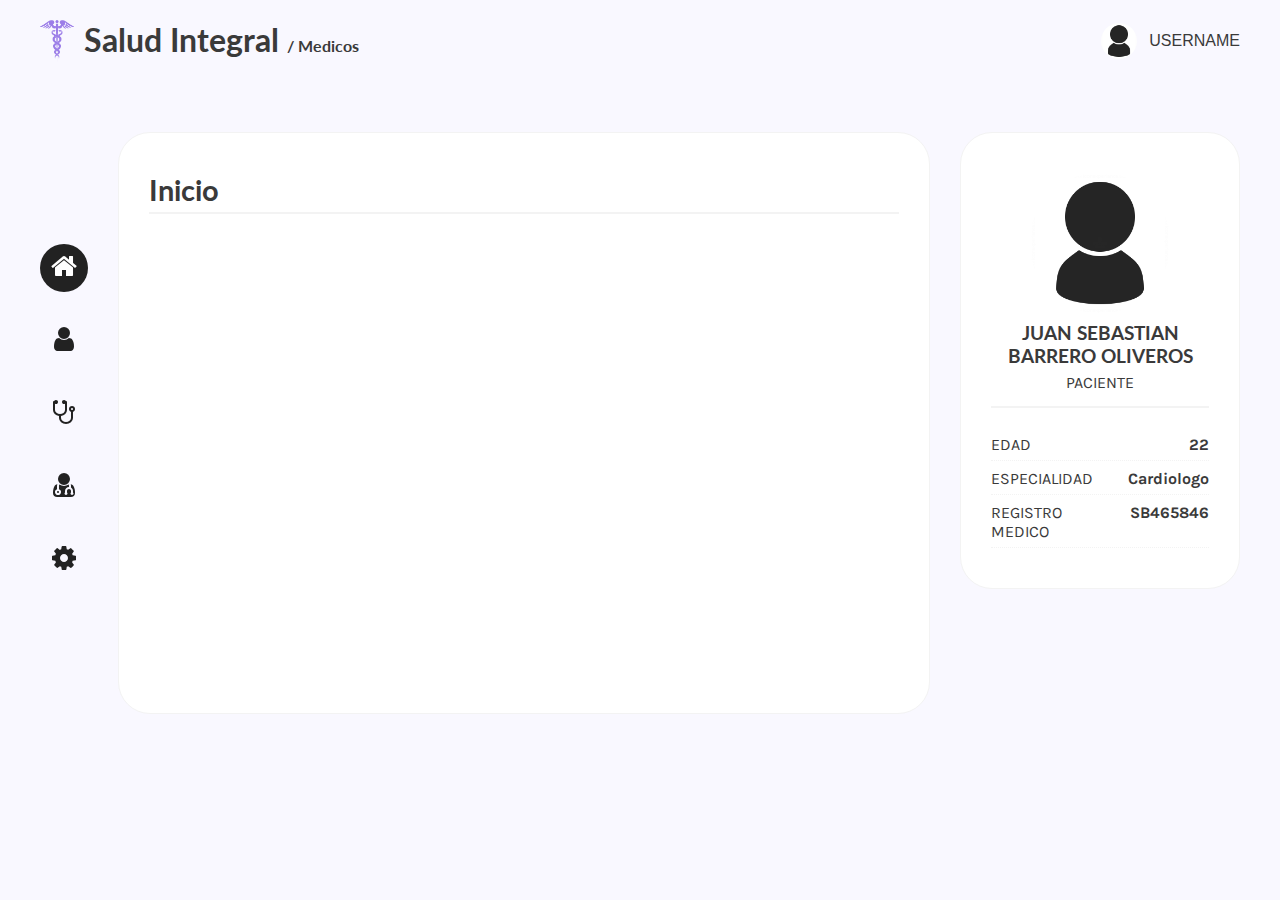
<file: ipsWeb/index.html>
<!DOCTYPE html>
    <head>
        <title>Clinica</title>
        <link rel="stylesheet" href="css/ipsicons.css">
        <link rel="stylesheet" href="css/style.css">
        <link rel="preconnect" href="https://fonts.googleapis.com">
        <link rel="preconnect" href="https://fonts.gstatic.com" crossorigin>
        <link href="https://fonts.googleapis.com/css2?family=Karla&family=Lato&display=swap" rel="stylesheet">
    </head>
    <body>
        <header>
            <div id="h-logo">
                <img src="media/logo.png" alt="Salud Integral">
                <h1>Salud Integral <span>/ Medicos</span></h1>
            </div>
            <div id="h-right">
                <div id="h-userinfo">
                    <img src="media/user.png">
                    <span>USERNAME</span>
                </div>
            </div>
        </header>
        <div id="content">
            <nav id="app-nav">
                <ul>
                    <li class="current"><a href="#"><i class="icon-home"></i></a></li>
                    <li><a href="#"><i class="icon-user"></i></a></li>
                    <li><a href="#"><i class="icon-stethoscope"></i></a></li>
                    <li><a href="#"><i class="icon-user-md"></i></a></li>
                    <li><a href="#"><i class="icon-cog"></i></a></li>
                </ul>
            </nav>
            <div id="app-box" class="app-conainers">
                <h2 id="mn-titile">Inicio</h2>
            </div>
            <div id="app-sidebar" class="app-conainers">
                <div id="sb-profilebox">
                    <img src="media/user.png">
                    <h2>JUAN SEBASTIAN BARRERO OLIVEROS</h2>
                    <span>PACIENTE</span>
                </div>
                <br>
                <div class="sb-infobox"><span>EDAD</span> <b>22</b></div>
                <div class="sb-infobox"><span>ESPECIALIDAD</span> <b>Cardiologo</b></div>
                <div class="sb-infobox"><span>REGISTRO MEDICO</span> <b>SB465846</b></div>
            </div>
        </div>
    </body>
</html>
</file>
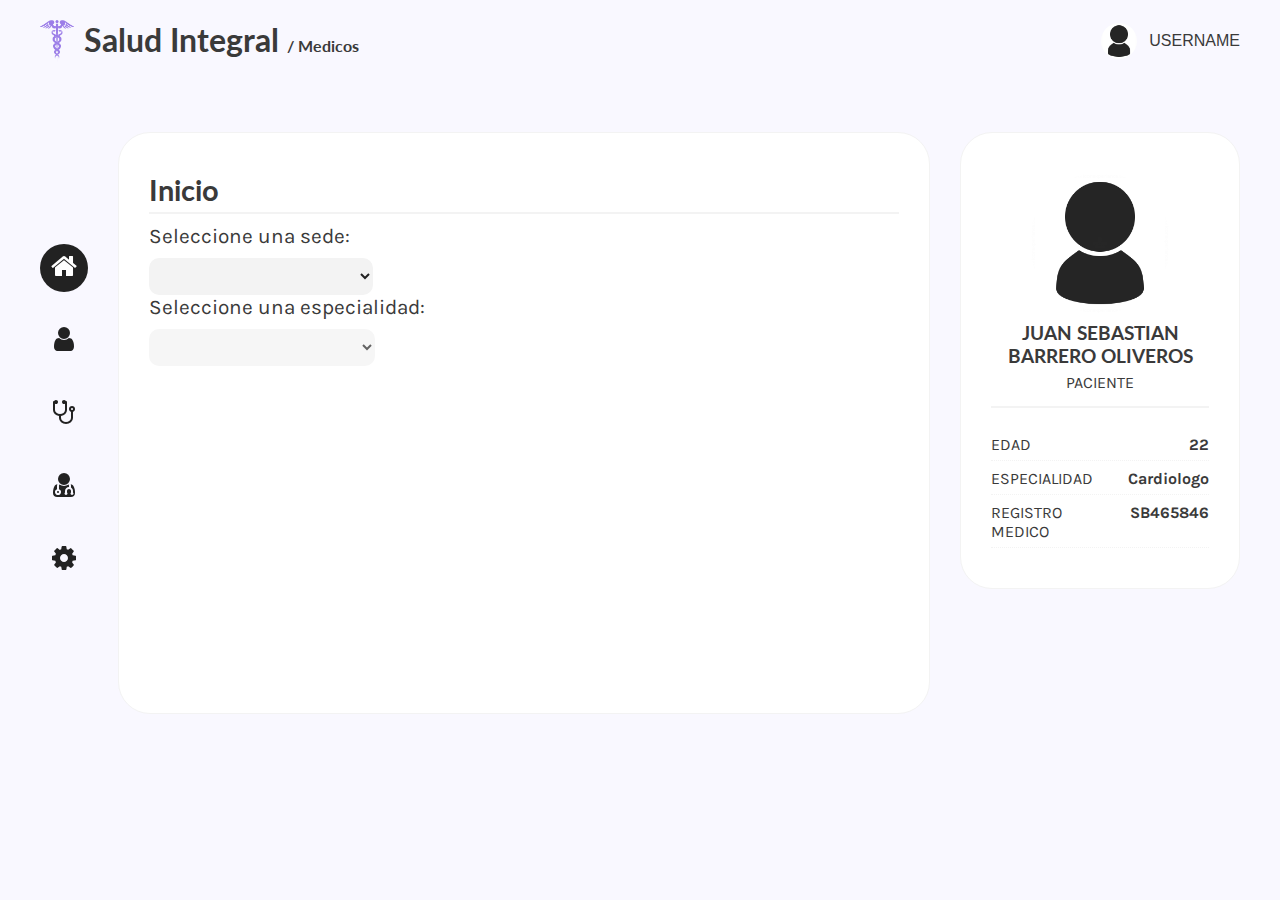
<file: ipsWeb/cita.html>
<!DOCTYPE html>
    <head>
        <title>Clinica</title>
        <link rel="stylesheet" href="css/ipsicons.css">
        <link rel="stylesheet" href="css/style.css">
        <link rel="preconnect" href="https://fonts.googleapis.com">
        <link rel="preconnect" href="https://fonts.gstatic.com" crossorigin>
        <link href="https://fonts.googleapis.com/css2?family=Karla&family=Lato&display=swap" rel="stylesheet">
    </head>
    <body>
        <header>
            <div id="h-logo">
                <img src="media/logo.png" alt="Salud Integral">
                <h1>Salud Integral <span>/ Medicos</span></h1>
            </div>
            <div id="h-right">
                <div id="h-userinfo">
                    <img src="media/user.png">
                    <span>USERNAME</span>
                </div>
            </div>
        </header>
        <div id="content">
            <nav id="app-nav">
                <ul>
                    <li class="current"><a href="#"><i class="icon-home"></i></a></li>
                    <li><a href="#"><i class="icon-user"></i></a></li>
                    <li><a href="#"><i class="icon-stethoscope"></i></a></li>
                    <li><a href="#"><i class="icon-user-md"></i></a></li>
                    <li><a href="#"><i class="icon-cog"></i></a></li>
                </ul>
            </nav>
            <div id="app-box" class="app-conainers">
                <h2 id="mn-titile">Inicio</h2>
                <form id="cita-form" action="">
                    <label for="">Seleccione una sede:</label>
                    <select id="sede-input">
                        <option></option>
                        <option>IPS Salud Integral Manizales</option>
                        <option>IPS Salud Integral Bogotá</option>
                        <option>IPS Salud Integral Medellín</option>
                    </select>
                    <label for="">Seleccione una especialidad:</label>
                    <select id="espe-input" disabled>
                        <option></option>
                        <option>Consulta Cardiología</option>
                        <option>Consulta Otorrinolaringología</option>
                        <option>Consulta Gastroenterología</option>
                    </select>
                    <input type="date" id="calendar-date" hidden>
                    <div id="cita-formbox">
                        <div id="calendar-box">
                            <label for="">Selecione una fecha:</label>
                            <div id="calendar">
                                <div id="calendar-titles">
                                    <span>DOM</span>
                                    <span>LUN</span>
                                    <span>MAR</span>
                                    <span>MIE</span>
                                    <span>JUE</span>
                                    <span>VIE</span>
                                    <span>SAB</span>
                                </div>
                                <div id="calendar-days">
                                </div>
                            </div>
                        </div>
                        <div id="appointment-box">
                            <label for="">Seleccione la hora deseada:</label>
                            <div id="appo-box">
                                <div class="appo-hour">7:00</div>
                                <div class="appo-hour">7:30</div>
                            </div>
                            <input type="submit" value="Solicitar cita">
                        </div>
                    </div>
                </form>
            </div>
            <div id="app-sidebar" class="app-conainers">
                <div id="sb-profilebox">
                    <img src="media/user.png">
                    <h2>JUAN SEBASTIAN BARRERO OLIVEROS</h2>
                    <span>PACIENTE</span>
                </div>
                <br>
                <div class="sb-infobox"><span>EDAD</span> <b>22</b></div>
                <div class="sb-infobox"><span>ESPECIALIDAD</span> <b>Cardiologo</b></div>
                <div class="sb-infobox"><span>REGISTRO MEDICO</span> <b>SB465846</b></div>
            </div>
        </div>
        <script src="js/jquery-3.6.0.min.js"></script>
        <script src="js/app.js"></script>
    </body>
</html>
</file>
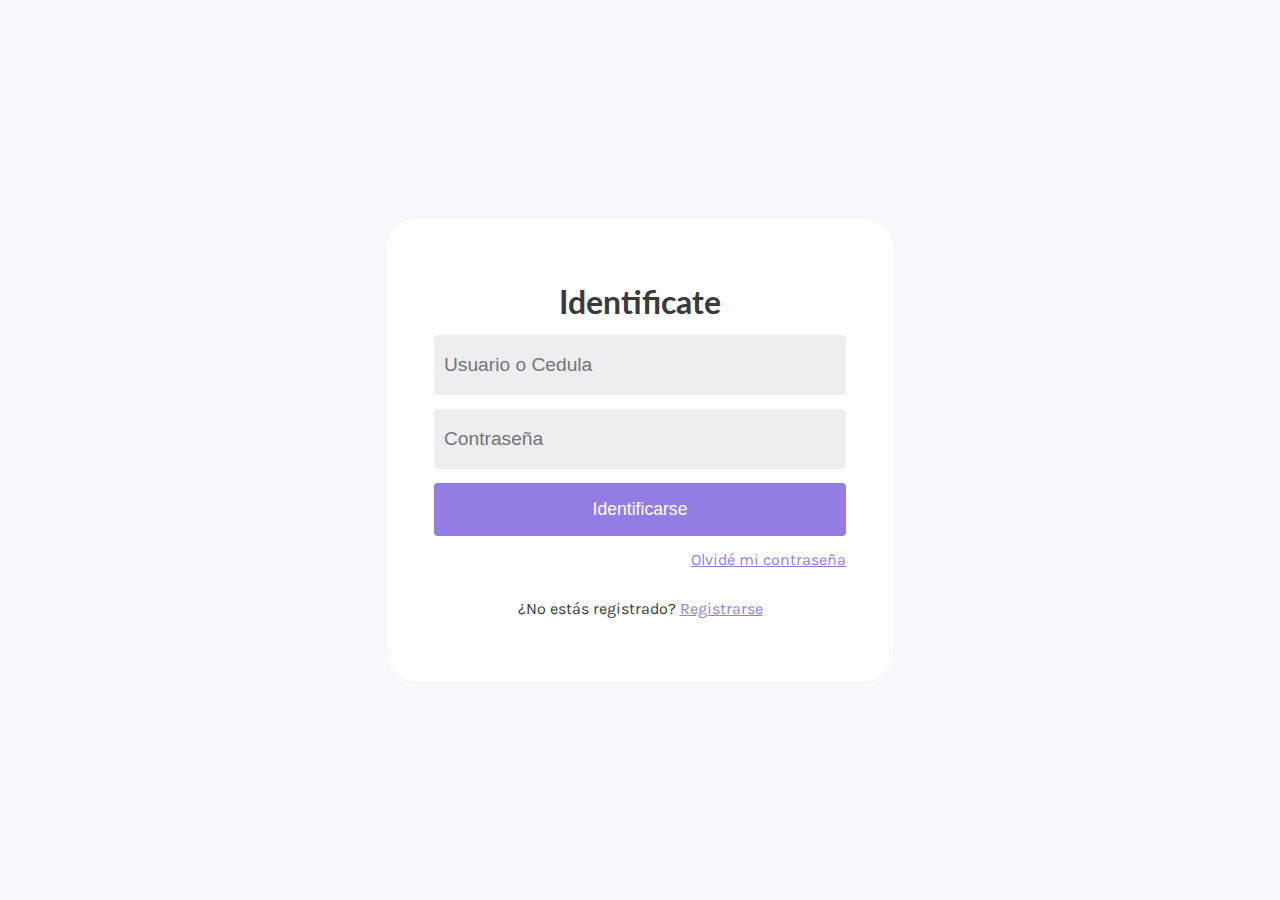
<file: ipsWeb/login.html>
<!DOCTYPE html>
<head>
    <title>Clinica Tales</title>
    <link rel="preconnect" href="https://fonts.googleapis.com">
    <link rel="preconnect" href="https://fonts.gstatic.com" crossorigin>
    <link href="https://fonts.googleapis.com/css2?family=Karla&family=Lato&display=swap" rel="stylesheet">
    <link rel="stylesheet" href="css/style.css">
</head>
<body>
    <div id="content-cr">
        <div class="cr-box">
            <form action="/login.html" method="GET" class="cr-form">
                <h1>Identificate</h1>
                <input type="text" name="username" placeholder="Usuario o Cedula">
                <input type="password" name="password" placeholder="Contraseña">
                <input type="submit" value="Identificarse">
                <a href="register.html">Olvidé mi contraseña</a>
                <span>¿No estás registrado? <a href="register.html">Registrarse</a></span>
            </form>
        </div>
    </div>
</body>
</html>
</file>
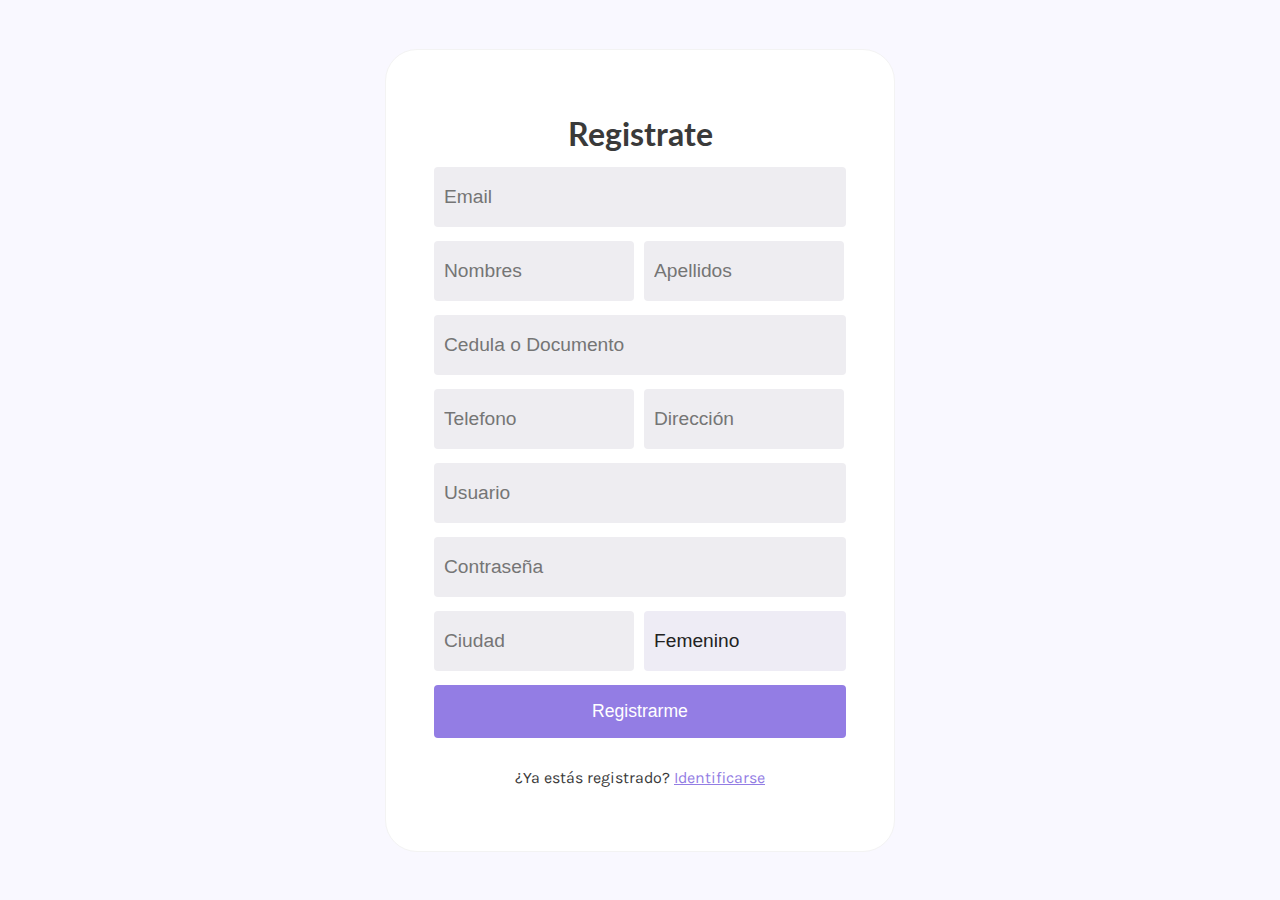
<file: ipsWeb/register.html>
<!DOCTYPE html>
<head>
    <title>Clinica Tales</title>
    <link rel="preconnect" href="https://fonts.googleapis.com">
    <link rel="preconnect" href="https://fonts.gstatic.com" crossorigin>
    <link href="https://fonts.googleapis.com/css2?family=Karla&family=Lato&display=swap" rel="stylesheet">
    <link rel="stylesheet" href="css/style.css">
</head>
<body>
    <div id="content-cr">
        <div class="cr-box">
            <form action="" class="cr-form">
                <h1>Registrate</h1>
                <input type="email" name="email" placeholder="Email">
                <fieldset>
                    <input type="text" name="firstname" placeholder="Nombres">
                    <input type="text" name="lastname" placeholder="Apellidos">
                </fieldset>
                <input type="number" name="nit" placeholder="Cedula o Documento">
                <fieldset>
                    <input type="tel" name="telefono" placeholder="Telefono">
                    <input type="text" name="direc" placeholder="Dirección">
                </fieldset>
                <input type="text" name="user" placeholder="Usuario">
                <input type="password" name="pass" placeholder="Contraseña">
                <fieldset>
                    <input type="text" name="city" placeholder="Ciudad">
                    <select name="Genero">
                        <option value="Femenino">Femenino</option>
                        <option value="Masculino">Masculino</option>
                        <option value="Otro">Otro</option>
                    </select>
                </fieldset>
                <input type="submit" value="Registrarme">
                <span>¿Ya estás registrado? <a href="login.html">Identificarse</a></span>
            </form>
        </div>
    </div>
</body>
</html>
</file>
<file: ipsWeb/css/ipsicons.css>
@font-face {
  font-family: 'ipsicons';
  src: url('../font/ipsicons.eot?64630759');
  src: url('../font/ipsicons.eot?64630759#iefix') format('embedded-opentype'),
       url('../font/ipsicons.woff2?64630759') format('woff2'),
       url('../font/ipsicons.woff?64630759') format('woff'),
       url('../font/ipsicons.ttf?64630759') format('truetype'),
       url('../font/ipsicons.svg?64630759#ipsicons') format('svg');
  font-weight: normal;
  font-style: normal;
}
/* Chrome hack: SVG is rendered more smooth in Windozze. 100% magic, uncomment if you need it. */
/* Note, that will break hinting! In other OS-es font will be not as sharp as it could be */
/*
@media screen and (-webkit-min-device-pixel-ratio:0) {
  @font-face {
    font-family: 'ipsicons';
    src: url('../font/ipsicons.svg?64630759#ipsicons') format('svg');
  }
}
*/
[class^="icon-"]:before, [class*=" icon-"]:before {
  font-family: "ipsicons";
  font-style: normal;
  font-weight: normal;
  speak: never;

  display: inline-block;
  text-decoration: inherit;
  width: 1em;
  margin-right: .2em;
  text-align: center;
  /* opacity: .8; */

  /* For safety - reset parent styles, that can break glyph codes*/
  font-variant: normal;
  text-transform: none;

  /* fix buttons height, for twitter bootstrap */
  line-height: 1em;

  /* Animation center compensation - margins should be symmetric */
  /* remove if not needed */
  margin-left: .2em;

  /* you can be more comfortable with increased icons size */
  /* font-size: 120%; */

  /* Font smoothing. That was taken from TWBS */
  -webkit-font-smoothing: antialiased;
  -moz-osx-font-smoothing: grayscale;

  /* Uncomment for 3D effect */
  /* text-shadow: 1px 1px 1px rgba(127, 127, 127, 0.3); */
}

.icon-user:before { content: '\e800'; } /* '' */
.icon-th-list:before { content: '\e801'; } /* '' */
.icon-home:before { content: '\e802'; } /* '' */
.icon-th:before { content: '\e803'; } /* '' */
.icon-search:before { content: '\e804'; } /* '' */
.icon-heart:before { content: '\e805'; } /* '' */
.icon-camera:before { content: '\e806'; } /* '' */
.icon-ok:before { content: '\e807'; } /* '' */
.icon-plus:before { content: '\e808'; } /* '' */
.icon-minus:before { content: '\e809'; } /* '' */
.icon-cancel:before { content: '\e80a'; } /* '' */
.icon-pencil:before { content: '\e80b'; } /* '' */
.icon-cog:before { content: '\e80c'; } /* '' */
.icon-table:before { content: '\f0ce'; } /* '' */
.icon-user-md:before { content: '\f0f0'; } /* '' */
.icon-stethoscope:before { content: '\f0f1'; } /* '' */
.icon-doc-text:before { content: '\f0f6'; } /* '' */
.icon-hospital:before { content: '\f0f8'; } /* '' */
.icon-ambulance:before { content: '\f0f9'; } /* '' */
.icon-medkit:before { content: '\f0fa'; } /* '' */
.icon-h-sigh:before { content: '\f0fd'; } /* '' */
.icon-help:before { content: '\f128'; } /* '' */
.icon-info:before { content: '\f129'; } /* '' */
.icon-attention-alt:before { content: '\f12a'; } /* '' */
.icon-female:before { content: '\f182'; } /* '' */
.icon-male:before { content: '\f183'; } /* '' */
.icon-child:before { content: '\f1ae'; } /* '' */
.icon-calc:before { content: '\f1ec'; } /* '' */
.icon-heartbeat:before { content: '\f21e'; } /* '' */
.icon-user-plus:before { content: '\f234'; } /* '' */
.icon-user-times:before { content: '\f235'; } /* '' */
.icon-bed:before { content: '\f236'; } /* '' */
</file>
<file: ipsWeb/css/style.css>
/* Global*/
:root {
    --color-background: #f9f8ff;
    --color-white: #FFF;
    --color-black: #222222;
    --color-darkgray: #3a3a3a;
    --color-lightgray: #f3f3f3;
    --color-purple: #937de4;
    --color-darkpurple: #7d67cf;
    --color-lightpurple: #c1bbf1;    
}
*{
    margin:0;
    padding: 0;
    color:var(--color-darkgray);
}
*:focus {
    outline: none;
}
h1,h2,h3,h4,h5{
    font-family: 'Lato', sans-serif;
}
a{
    color: var( --color-purple);
}
a:hover{
    color: var( --color-darkpurple);
}
.button, input[type=submit]{
    background-color: var( --color-purple);
    border: none;
    color: var(--color-white);
    padding: 16px 32px;
    font-size: 1.1rem;
    cursor: pointer;
    transition: color 0.5s;
    border-radius: 4px;
}
.button:hover, input[type=button]:hover{
    background-color: var( --color-darkpurple);
}

/* Main */
body{
    background: var(--color-background);
    font-family: 'Karla', sans-serif;
}

/* ------------ Platform ------------ */
/* Mobile first || Header */
header{
    padding: 20px 40px;
    display: grid;
    grid-template-columns: auto auto fit-content(128px);
    grid-template-rows: 42px;
    grid-template-areas: "left center right";
}
header #h-logo{
    grid-area: left;
    display: flex;
}
header #h-logo img{
    height: 42px;
}
header #h-logo h1{
    padding-left: 10px;
}
header #h-logo span{
    font-size: 1rem;
}
header #h-right{
    grid-area: right;
}
header #h-right #h-userinfo{
    display: grid;
    grid-template-columns: auto auto;
    grid-template-rows: 41px;
    align-items: center;
}
header #h-right #h-userinfo img{
    width: 36px;
    height: auto;
    border-radius: 50%;
}
header #h-right #h-userinfo span{
    height: fit-content;
    padding-left: 12px;
    align-self: center;
    justify-self: center;
    font-family: 'Allerta', sans-serif;
}
/* Mobile first || Nav */
#app-nav{
    padding: 10px 40px;
}
#app-nav ul{
    display: grid;
    grid-template-columns: repeat(auto-fit, 48px);
    grid-gap: 25px;
    justify-content: center;
    list-style: none;
}
#app-nav ul li{
    display: flex;
    font-size: 28px;
    width: 48px;
    height: 48px;
    align-self: center;
    justify-self: center;
    align-content: center;
    justify-content: center;
    border-radius: 50%;
    overflow: hidden;
    transition: background-color .5s;
}
#app-nav ul li a{
    margin-top: 6px;
}
#app-nav ul li i{
    transition: .25s;
    color: var(--color-black);
}
#app-nav ul li.current{
    background: var(--color-black);
}
#app-nav ul li.current i{
    color:var(--color-white);
}
#app-nav ul li:hover{
    background:var(--color-purple);
}
#app-nav ul li:hover i{
    color:var(--color-white);
}

/* Content */
#content{
    display: grid;
    padding: 0 40px;
    grid-gap: 30px;
}
/* app-conainersx */
.app-conainers{
    padding: 40px 30px;
    background: var(--color-white);
    border-radius: 32px;
    
    border: 1px solid var(--color-lightgray);
}
.app-conainers #mn-titile{
    padding-bottom: 5px;
    font-size: 1.8rem;
    border-bottom: 2px solid var(--color-lightgray);
}
#cita-form {
    padding-top: 10px;
}
#cita-form label{
    padding-bottom: 10px;
    display: block;
    font-size: 1.3rem;
}
#cita-formbox{
    visibility: hidden;
    padding: 20px 0;
    display: grid;
    grid-gap: 20px;
    grid-template-columns: repeat(auto-fit, minmax(282px, 1fr));;
}
#cita-form select {
    padding: 10px 16px;
    border: none;
    border-radius: 10px;
    color: var(--color-black);
    background-color: var(--color-lightgray);  
}
/* Calendar */

#calendar{
    display: grid;
    width: 282px;
    border: 1px solid var(--color-lightpurple);
    border-radius: 10px;
    overflow: hidden;
}
#calendar-titles{
    padding: 0 2px;
    display: grid;
    grid-template-columns: repeat(7, 40px);
    grid-template-rows: 40px;
    background: var(--color-lightpurple);
    align-items: center;
    justify-items: center;
    text-align: center;
}
#calendar-titles span{
    color: var(--color-darkpurple);
}
#calendar-days{
    padding: 5px 2px;
    display: grid;
    grid-template-columns: repeat(7, 40px);
    grid-auto-rows: 40px;
}
#calendar-days .cd-day{
    display: grid;
    align-items: center;
    justify-items: center;
    border-radius: 4px;
}
#calendar-days .cd-day:hover{
    border: 1px solid var(--color-lightpurple);
    cursor: pointer;
}
#calendar-days .cd-day.cd-current{
    background: var(--color-lightpurple);
}
/* APPOINTMENT */
#appointment-box{
    visibility: hidden;
    display: grid;
    grid-template-rows: 34px auto auto 64px;
    grid-template-areas:    "label"
                            "hours"
                            "space"
                            "button";
    grid-gap: 20px;
}
#appo-box{
    display: grid;
    grid-template-columns: repeat(5, auto);
    grid-auto-rows: 32px;
    grid-gap: 5px;
    overflow: visible;
}
#appo-box .appo-hour{
    padding: 4px 8px;
    background: var(--color-lightpurple);
    border-radius: 10px;
    color: var(--color-white);
    text-align: center;
    cursor: pointer;
}
#appointment-box input[type=submit]{
    grid-area: button;
}
/* Sidebar */
#sb-profilebox{
    display: grid;
    padding: 0 0 14px 0;
    grid-template-columns: 1fr;
    justify-content: center;
    justify-items: center;
    text-align: center;
    border-bottom: 2px solid var(--color-lightgray);
}
#sb-profilebox img{
    width: 140px;
    height: auto;
    border-radius: 50%;
}
#sb-profilebox h2{
    padding: 8px 0 6px 0;
    font-size: 1.2rem;
}
.sb-infobox{
    padding: 8px 0 6px 0;
    display: grid;
    grid-template-columns: auto auto;
    grid-gap: 14px;
    justify-content: space-between;
    border-bottom: 1px dotted var(--color-lightgray);
}
/* Desktop*/
@media (min-width: 1025px) {
    /* Destktop || Content */
    #content{
        display: grid;
        grid-template-columns: 48px auto 280px;
        padding-top:50px;
        grid-template-areas: "left middle right";
    }
    /* Destktop || Nav */
    #app-nav{
        padding: 0;
        position: fixed;
        top: calc(50% - 206px);
    }
    #app-nav ul{
        grid-template-columns: auto;
        grid-template-rows: repeat(auto-fit, 48px);
        grid-gap: 25px;
        justify-content: center;
        list-style: none;
    }
    /* Destktop || App-Box */
    #app-box{
        grid-area: middle;
        height: 500px;
    }
    /* Destktop || app-sidebar */
    #app-sidebar{
        grid-area: right;
        height: fit-content;
    }
}

/* ------------ Login & Register ------------ */
#content-cr{
    min-height: calc(100vh - 40px);
    padding: 20px 0;
    display: flex;
    justify-content: center;
    align-items: center;
}
.cr-box{
    padding: 64px 48px;

    border-radius: 32px;
    background: var(--color-white);
    border: 1px solid var(--color-lightgray);
    /*box-shadow: 0 2px 2px rgba(0,0,0,0.10), 
                0 4px 4px rgba(0,0,0,0.20);*/
}
.cr-form{
    display: grid;
    grid-template-columns: 1fr;
    grid-gap: 14px;
    text-align: center;
}
.cr-form h1{
    color:var(--color-darkgray);
}
.cr-form input[type=text], .cr-form input[type=password], .cr-form input[type=email], .cr-form input[type=tel], .cr-form input[type=number]{
    height: 40px;
    width: 392px;
    padding: 10px 10px;
    font-size: 1.2rem;
    border: 0;

    /*border-bottom: 2px solid var(--color-darkgray);*/
    background: #eeedf1;
    border-radius: 4px;
    transition: all 0.5s;
}
.cr-form input[type=text]:focus, .cr-form input[type=password]:focus, .cr-form input[type=email]:focus, .cr-form input[type=tel]:focus, .cr-form input[type=number]:focus{
    /*border-bottom: 2px solid var(--color-darkgray);*/
    box-shadow: 0 2px 2px var(--color-purple);
}
.cr-form fieldset{
    display: flex;
    border: none;
    grid-gap: 10px;
}
.cr-form fieldset input{
    width: 180px !important;
}
.cr-form select{
    appearance: none;
	-webkit-appearance: none;
	-moz-appearance: none;
    height: 60px;
    width: 100%;
    padding: 10px 10px;
    font-size: 1.2rem;
    border: 0;
    background: #eeecf5;
    color: var(--color-black);
    border-radius: 4px;
    cursor: pointer;
}
.cr-form select:focus{
    box-shadow: 0 2px 2px var(--color-purple);
}
.cr-form A{
    text-align: right;
}
.cr-form span{
    padding-top: 16px;
}
</file>
